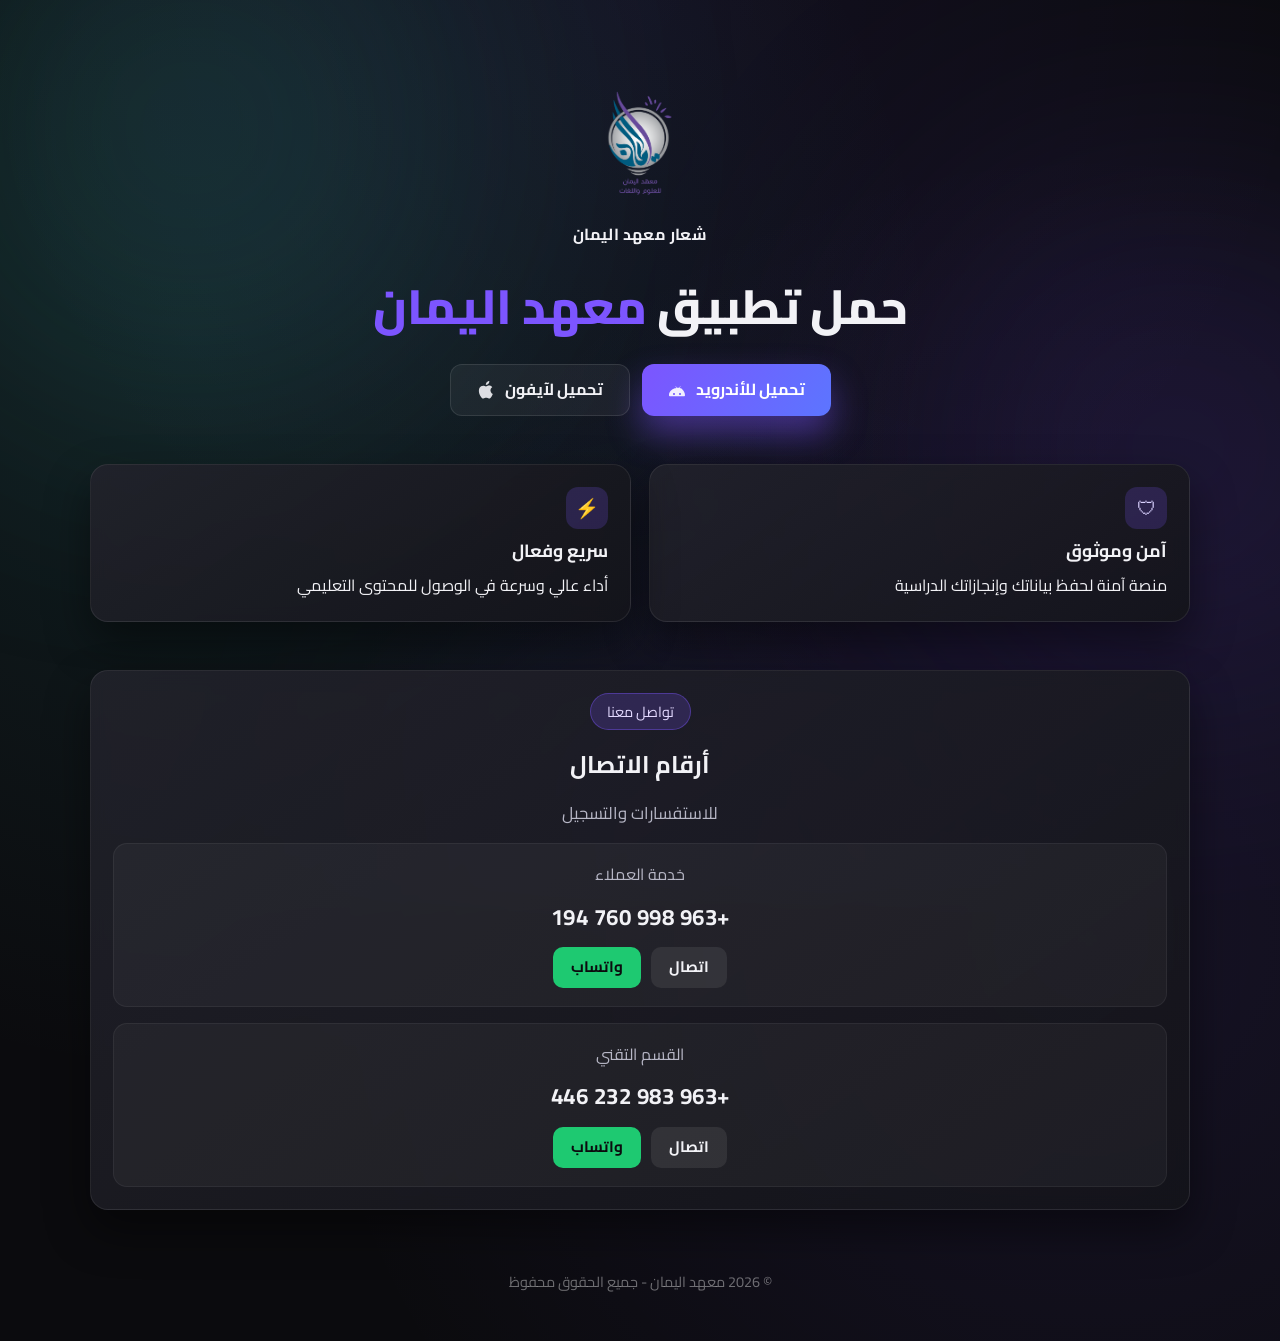
<file: index.html>
﻿<!doctype html>
<html lang="ar" dir="rtl">
  <head>
    <meta charset="utf-8" />
    <meta name="viewport" content="width=device-width, initial-scale=1" />
    <title>معهد اليمان | صفحة التطبيق</title>
    <link rel="stylesheet" href="styles.css" />
  </head>
  <body>
    <div class="backdrop" aria-hidden="true">
      <span class="glow glow--left"></span>
      <span class="glow glow--right"></span>
      <span class="glow glow--bottom"></span>
    </div>

    <main class="page">
      <header class="hero" data-reveal>
        <div class="logo-block">
          <div class="logo">
            <img src="logo.png" alt="شعار معهد اليمان" />
          </div>
          <div class="logo-text">
            <div class="logo-title">شعار معهد اليمان</div>
          </div>
        </div>

        
        <h1 class="headline">حمل تطبيق <span>معهد اليمان</span></h1>

        <div class="cta">
          <a class="btn btn-primary" href="#" data-download="android">
            تحميل للأندرويد
            <span class="btn-icon" aria-hidden="true">
              <svg viewBox="0 0 576 512" role="img" focusable="false">
                <path
                  d="M420.5 202.9c-15.6-4.7-30.8-8-45.6-10.4l26.1-45.2c2.2-3.8 .9-8.7-3-10.9-3.9-2.2-8.8-.9-11 3l-27 46.8c-27.1-3.3-53.6-3.3-80.1 0l-27-46.8c-2.2-3.9-7.1-5.2-11-3-3.9 2.2-5.2 7.1-3 10.9l26.1 45.2c-14.8 2.4-30 5.7-45.6 10.4C119.9 228 32 315.4 32 420.8c0 20.2 16.4 36.6 36.6 36.6H507.4c20.2 0 36.6-16.4 36.6-36.6 0-105.4-87.9-192.8-123.5-217.9zM192 416c-17.7 0-32-14.3-32-32s14.3-32 32-32 32 14.3 32 32-14.3 32-32 32zm192 0c-17.7 0-32-14.3-32-32s14.3-32 32-32 32 14.3 32 32-14.3 32-32 32z"
                />
              </svg>
            </span>
          </a>
          <a class="btn btn-ghost" href="#" data-download="ios">
            تحميل لآيفون
            <span class="btn-icon" aria-hidden="true">
              <svg viewBox="0 0 384 512" role="img" focusable="false">
                <path
                  d="M318.7 268.7c-1.5-59.9 49-88.7 51.2-90.1-28.1-41-71.9-46.6-87.5-47.3-37.4-3.8-73 21.9-92 21.9-19 0-48.7-21.4-79.9-20.8-41.1 .6-79 23.9-100.2 60.8-42.8 74.2-10.9 184.1 30.8 244.2 20.4 29.5 44.6 62.7 76.5 61.4 30.8-1.2 42.4-20 79.5-20 37.1 0 47.6 20 80.1 19.4 33-.6 53.8-30.1 74.1-59.7 23.4-34.2 33-67.3 33.6-69 0-1.7-64.5-24.7-66-97.8zM260.5 80.9c17.1-20.7 28.6-49.4 25.4-78.9-24.6 1-54.4 16.4-72.1 37.1-15.8 18.3-29.6 47.6-25.9 75.6 27.4 2.1 55.4-13.9 72.6-33.8z"
                />
              </svg>
            </span>
          </a>
        </div>
      </header>

      <section class="features" data-reveal>
        <article class="card feature">
          <div class="feature-icon">🛡</div>
          <h3>آمن وموثوق</h3>
          <p>منصة آمنة لحفظ بياناتك وإنجازاتك الدراسية</p>
        </article>
        <article class="card feature">
          <div class="feature-icon">⚡</div>
          <h3>سريع وفعال</h3>
          <p>أداء عالي وسرعة في الوصول للمحتوى التعليمي</p>
        </article>
      </section>

      <section class="contact card" data-reveal>
        <span class="pill">تواصل معنا</span>
        <h2>أرقام الاتصال</h2>
        <p class="subtitle">للاستفسارات والتسجيل</p>

        <div class="contact-list">
          <div class="contact-item">
            <div class="contact-label">خدمة العملاء</div>
            <div class="contact-number">+963 998 760 194</div>
            <div class="contact-actions">
              <a class="btn btn-dark btn-small" href="tel:+963998760194">اتصال</a>
              <a
                class="btn btn-whatsapp btn-small"
                href="https://wa.me/963998760194"
                target="_blank"
                rel="noopener"
              >
                واتساب
              </a>
            </div>
          </div>
          <div class="contact-item">
            <div class="contact-label">القسم التقني</div>
            <div class="contact-number">+963 983 232 446</div>
            <div class="contact-actions">
              <a class="btn btn-dark btn-small" href="tel:+963983232446">اتصال</a>
              <a
                class="btn btn-whatsapp btn-small"
                href="https://wa.me/963983232446"
                target="_blank"
                rel="noopener"
              >
                واتساب
              </a>
            </div>
          </div>
        </div>
      </section>

      <footer class="footer">© 2026 معهد اليمان - جميع الحقوق محفوظ</footer>
    </main>

    <script src="storage.js"></script>
    <script src="app.js"></script>
  </body>
</html>
</file>
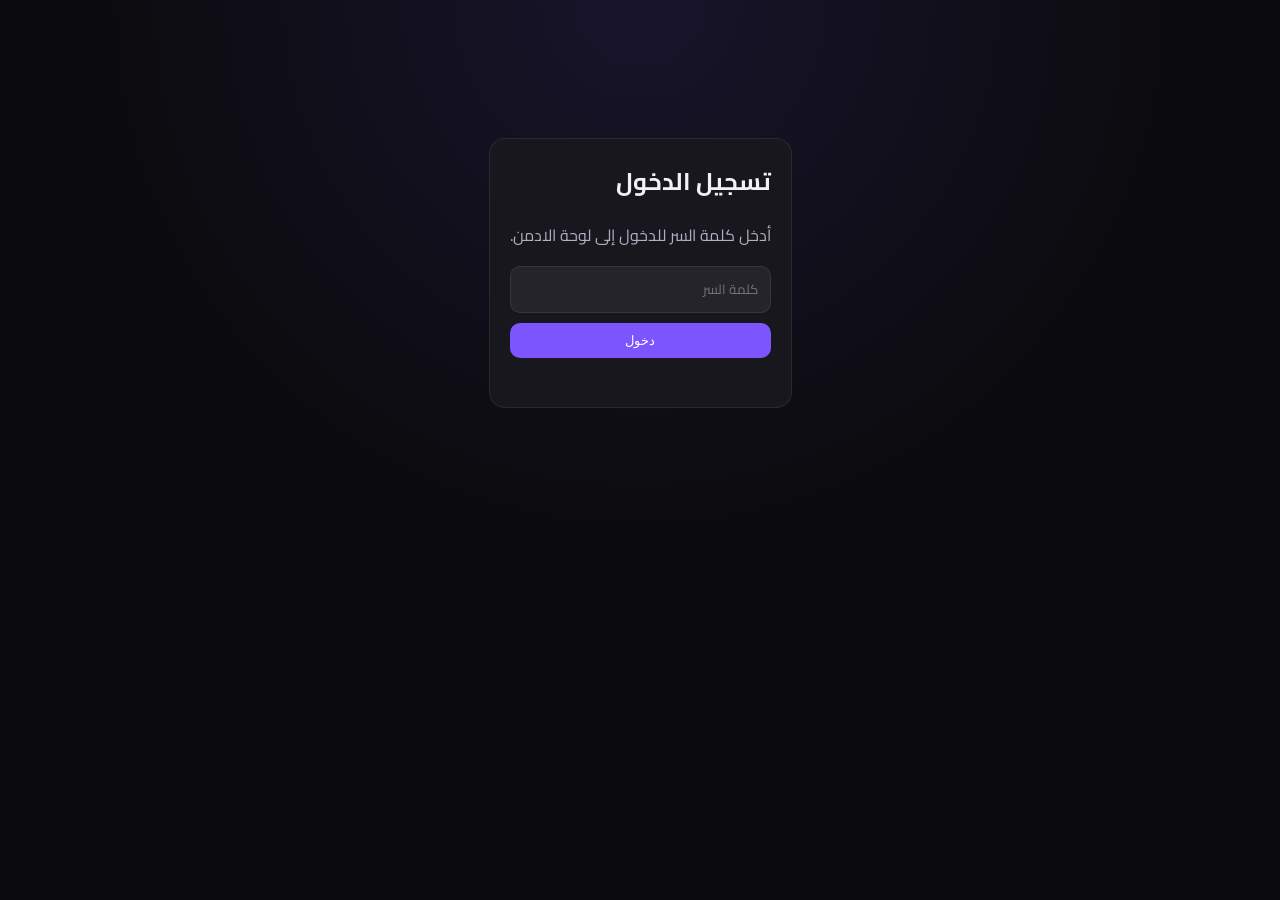
<file: admin-alyaman-2026.html>
﻿<!doctype html>
<html lang="ar" dir="rtl">
  <head>
    <meta charset="utf-8" />
    <meta name="viewport" content="width=device-width, initial-scale=1" />
    <title>لوحة الادمن | معهد اليمان</title>
    <link rel="stylesheet" href="admin.css" />
  </head>
  <body>
    <main class="admin">
      <section id="login-section" class="panel login-panel">
        <h1>تسجيل الدخول</h1>
        <p class="muted">أدخل كلمة السر للدخول إلى لوحة الادمن.</p>
        <form id="login-form" class="form">
          <input type="password" name="password" placeholder="كلمة السر" required />
          <button class="btn primary" type="submit">دخول</button>
          <p class="error" id="login-error"></p>
        </form>
      </section>

      <section id="admin-section" class="hidden">
        <header class="admin-header">
          <div>
            <h1>لوحة الادمن</h1>
            <p>تعديل روابط التحميل ومتابعة الاحصائيات (يتم الحفظ داخل نفس المتصفح فقط).</p>
          </div>
          <button class="btn" id="logout-btn" type="button">تسجيل الخروج</button>
        </header>

        <div id="toast" class="toast hidden"></div>

        <section class="panel">
          <h2>إحصائيات سريعة</h2>
          <div class="stats-grid">
            <div class="stat-card">
              <span class="label">تحميلات Android</span>
              <strong id="stat-android">0</strong>
              <div class="bar"><span id="bar-android"></span></div>
            </div>
            <div class="stat-card">
              <span class="label">تحميلات iOS</span>
              <strong id="stat-ios">0</strong>
              <div class="bar"><span id="bar-ios"></span></div>
            </div>
          </div>
          <div class="stats-grid">
            <div class="stat-card">
              <span class="label">أجهزة موبايل</span>
              <strong id="stat-mobile">0</strong>
              <div class="bar"><span id="bar-mobile"></span></div>
            </div>
            <div class="stat-card">
              <span class="label">أجهزة لابتوب/سطح مكتب</span>
              <strong id="stat-desktop">0</strong>
              <div class="bar"><span id="bar-desktop"></span></div>
            </div>
          </div>
        </section>

        <section class="panel">
          <h2>سجل التحميلات</h2>
          <div class="filters">
            <select id="filter-type">
              <option value="all">كل الأنواع</option>
              <option value="android">Android</option>
              <option value="ios">iOS</option>
            </select>
            <select id="filter-device">
              <option value="all">كل الأجهزة</option>
              <option value="mobile">موبايل</option>
              <option value="laptop/desktop">لابتوب/سطح مكتب</option>
            </select>
            <input id="filter-search" type="search" placeholder="ابحث عن جهاز أو نظام تشغيل..." />
          </div>
          <p class="muted" id="downloads-count">آخر التحميلات</p>
          <div id="downloads-list" class="downloads-list"></div>
        </section>

        <section class="panel">
          <h2>روابط التحميل الحالية</h2>
          <div class="grid">
            <div class="card">
              <h3>Android</h3>
              <p class="muted" id="android-current">...</p>
              <div class="stats">
                <div>
                  <span class="label">تحميلات الرابط الحالي</span>
                  <strong id="android-current-count">0</strong>
                </div>
                <div>
                  <span class="label">إجمالي التحميلات</span>
                  <strong id="android-total">0</strong>
                </div>
              </div>
              <form class="form link-form" data-type="android">
                <input type="url" name="url" placeholder="رابط جديد للأندرويد" required />
                <button class="btn primary" type="submit">حفظ الرابط</button>
              </form>
              <div class="history" id="android-history"></div>
            </div>
            <div class="card">
              <h3>iOS</h3>
              <p class="muted" id="ios-current">...</p>
              <div class="stats">
                <div>
                  <span class="label">تحميلات الرابط الحالي</span>
                  <strong id="ios-current-count">0</strong>
                </div>
                <div>
                  <span class="label">إجمالي التحميلات</span>
                  <strong id="ios-total">0</strong>
                </div>
              </div>
              <form class="form link-form" data-type="ios">
                <input type="url" name="url" placeholder="رابط جديد للآيفون" required />
                <button class="btn primary" type="submit">حفظ الرابط</button>
              </form>
              <div class="history" id="ios-history"></div>
            </div>
          </div>
        </section>

        <section class="panel">
          <h2>تصدير البيانات</h2>
          <p class="muted">سيتم تنزيل ملف CSV يمكنك فتحه مباشرة في Excel.</p>
          <button class="btn" id="export-csv" type="button">تنزيل ملف Excel (CSV)</button>
        </section>

        <section class="panel">
          <h2>نسخ احتياطي</h2>
          <p class="muted">احفظ نسخة من البيانات أو استورد نسخة سابقة على نفس الجهاز.</p>
          <div class="backup-actions">
            <button class="btn" id="export-json" type="button">تنزيل نسخة JSON</button>
            <label class="file-input">
              استيراد نسخة JSON
              <input id="import-json" type="file" accept="application/json" />
            </label>
          </div>
        </section>

        <section class="panel">
          <h2>تغيير كلمة السر</h2>
          <form id="password-form" class="form">
            <input type="password" name="password" placeholder="كلمة السر الجديدة" required />
            <button class="btn primary" type="submit">حفظ كلمة السر</button>
            <p class="muted">ملاحظة: كلمة السر مخزنة داخل المتصفح فقط.</p>
          </form>
        </section>
      </section>
    </main>

    <script src="storage.js"></script>
    <script src="admin.js"></script>
  </body>
</html>
</file>
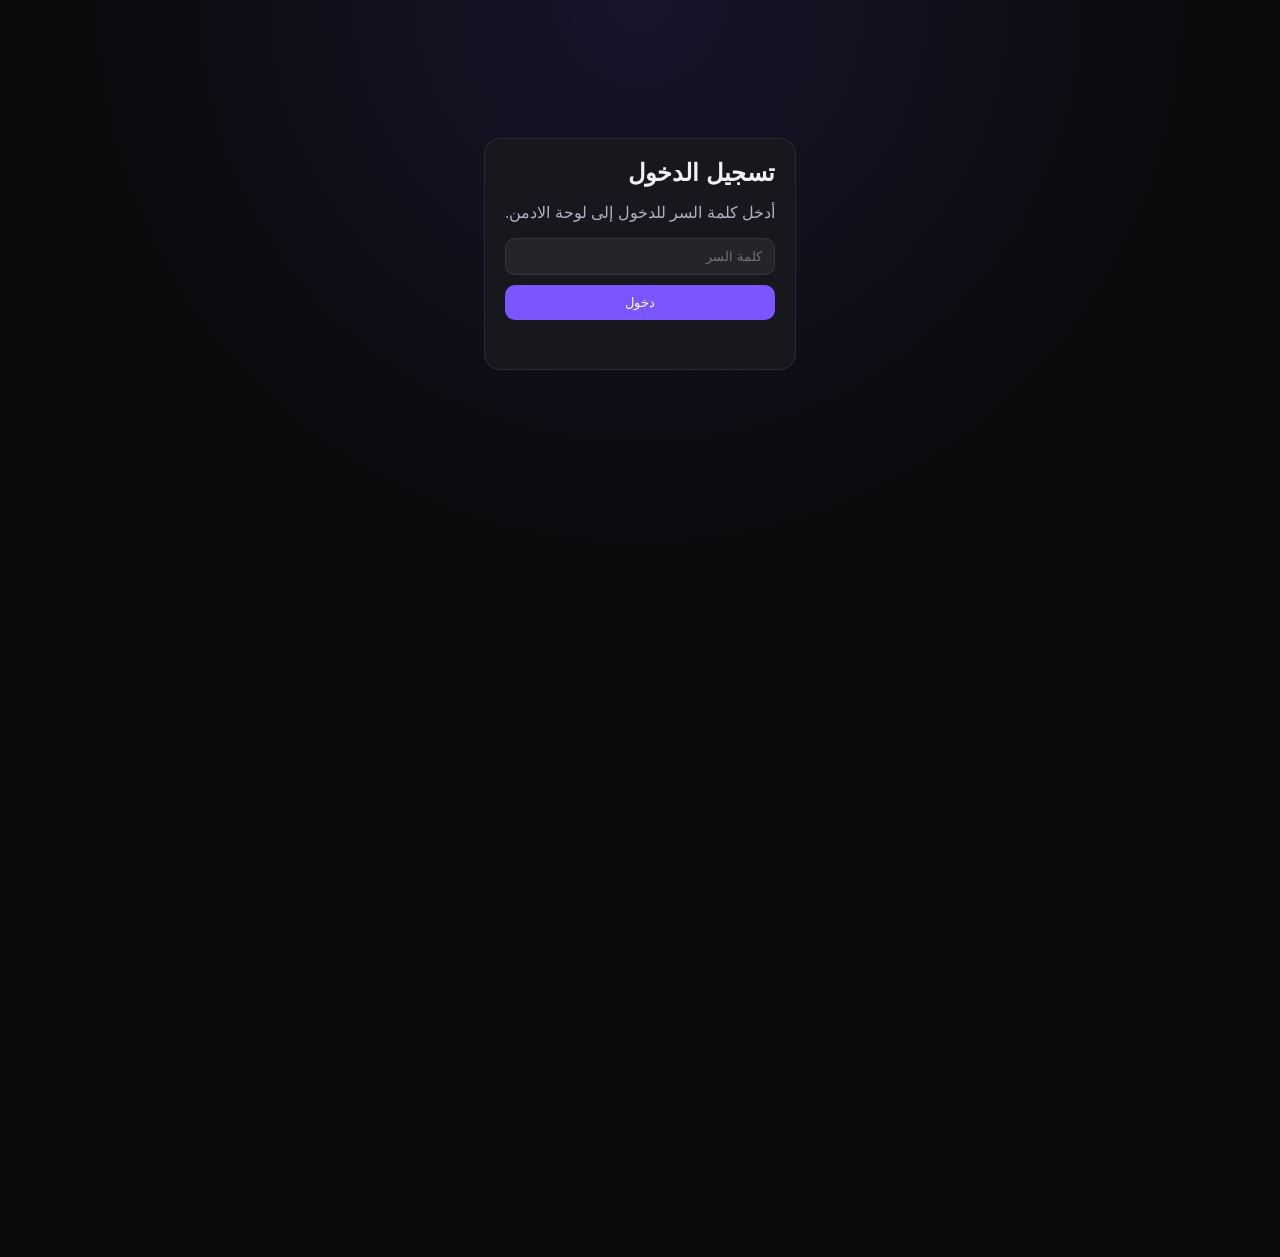
<file: admin-login.html>
﻿<!doctype html>
<html lang="ar" dir="rtl">
  <head>
    <meta charset="utf-8" />
    <meta name="viewport" content="width=device-width, initial-scale=1" />
    <meta http-equiv="refresh" content="0; url=admin-alyaman-2026.html" />
    <title>تسجيل الدخول</title>
  </head>
  <body>
    <p>يتم تحويلك إلى لوحة الادمن...</p>
  </body>
</html>
</file>
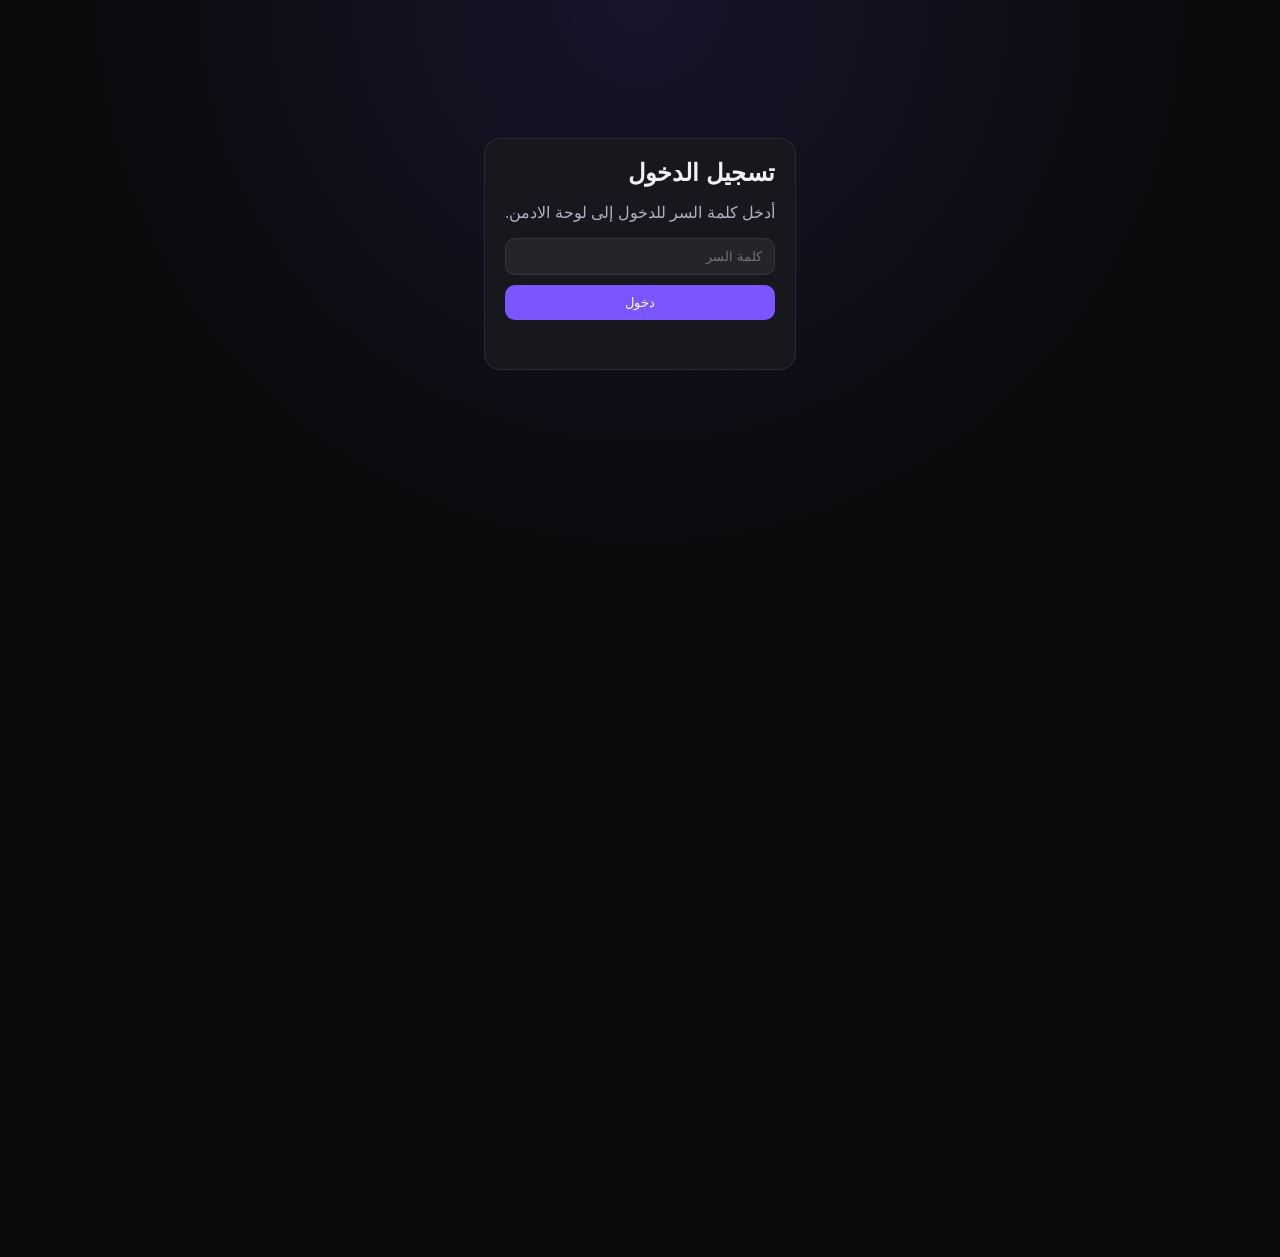
<file: admin.html>
﻿<!doctype html>
<html lang="ar" dir="rtl">
  <head>
    <meta charset="utf-8" />
    <meta name="viewport" content="width=device-width, initial-scale=1" />
    <meta http-equiv="refresh" content="0; url=admin-alyaman-2026.html" />
    <title>لوحة الادمن</title>
  </head>
  <body>
    <p>يتم تحويلك إلى لوحة الادمن...</p>
    <p>إذا لم يتم التحويل تلقائياً افتح الملف: admin-alyaman-2026.html</p>
  </body>
</html>
</file>
<file: styles.css>
@import url("https://fonts.googleapis.com/css2?family=Cairo:wght@400;600;700;800&display=swap");

:root {
  color-scheme: dark;
  --bg: #0b0b0e;
  --bg-soft: #111116;
  --card: #1a1a20;
  --card-border: rgba(255, 255, 255, 0.08);
  --text: #f2f2f6;
  --muted: #b7b7c6;
  --primary: #7c55ff;
  --primary-2: #5c75ff;
  --accent: #3db5b3;
  --shadow: 0 20px 45px rgba(0, 0, 0, 0.45);
}

* {
  box-sizing: border-box;
  margin: 0;
  padding: 0;
}

body {
  font-family: "Cairo", sans-serif;
  background: radial-gradient(circle at top, rgba(124, 85, 255, 0.08), transparent 45%),
    radial-gradient(circle at 15% 25%, rgba(61, 181, 179, 0.12), transparent 50%),
    radial-gradient(circle at 85% 70%, rgba(124, 85, 255, 0.1), transparent 55%),
    var(--bg);
  color: var(--text);
  min-height: 100vh;
  line-height: 1.6;
}

.backdrop {
  position: fixed;
  inset: 0;
  pointer-events: none;
  overflow: hidden;
  z-index: -1;
}

.glow {
  position: absolute;
  width: 40vw;
  height: 40vw;
  border-radius: 50%;
  filter: blur(140px);
  opacity: 0.5;
}

.glow--left {
  background: rgba(61, 181, 179, 0.35);
  top: -10vw;
  left: -5vw;
}

.glow--right {
  background: rgba(124, 85, 255, 0.35);
  top: 15vw;
  right: -12vw;
}

.glow--bottom {
  background: rgba(124, 85, 255, 0.2);
  bottom: -18vw;
  left: 35vw;
}

.page {
  width: min(1100px, 92vw);
  margin: 0 auto;
  padding: 72px 0 48px;
  display: flex;
  flex-direction: column;
  gap: 48px;
}

.hero {
  text-align: center;
  display: flex;
  flex-direction: column;
  align-items: center;
  gap: 20px;
}

.logo-block {
  display: flex;
  flex-direction: column;
  align-items: center;
  gap: 10px;
}

.logo {
  width: 140px;
  height: 140px;
  /* border-radius: 50%; */
  display: grid;
  place-items: center;
  /* background: radial-gradient(circle at 30% 30%, rgba(255, 255, 255, 0.18), transparent 60%); */
  /* box-shadow: 0 10px 30px rgba(0, 0, 0, 0.45);  */
}

.logo img {
  width: 120px;
  height: 120px;
  object-fit: contain;
}

.logo-text {
  text-align: center;
}

.logo-title {
  font-weight: 700;
  letter-spacing: 0.4px;
}

.logo-subtitle {
  color: var(--muted);
  font-size: 0.95rem;
}

.headline {
  font-size: clamp(2rem, 4vw, 3rem);
  font-weight: 800;
}

.headline span {
  color: var(--primary);
}

.subtitle {
  color: var(--muted);
  font-size: 1.05rem;
}

.cta {
  display: flex;
  flex-wrap: wrap;
  gap: 12px;
  justify-content: center;
}

.btn {
  border: none;
  border-radius: 12px;
  padding: 12px 26px;
  font-size: 1rem;
  font-weight: 700;
  font-family: inherit;
  cursor: pointer;
  transition: transform 0.2s ease, box-shadow 0.2s ease, filter 0.2s ease;
  display: inline-flex;
  align-items: center;
  gap: 10px;
}

a.btn {
  text-decoration: none;
}

.btn-icon {
  font-size: 1.1rem;
  opacity: 0.9;
}

.btn-icon svg {
  width: 18px;
  height: 18px;
  fill: currentColor;
  display: block;
}

.btn-primary {
  background: linear-gradient(120deg, var(--primary), var(--primary-2));
  color: #fff;
  box-shadow: 0 18px 35px rgba(124, 85, 255, 0.45);
}

.btn-ghost {
  background: rgba(255, 255, 255, 0.05);
  color: var(--text);
  border: 1px solid rgba(255, 255, 255, 0.1);
}

.btn-dark {
  background: rgba(255, 255, 255, 0.08);
  color: var(--text);
}

.btn-whatsapp {
  background: #1ec971;
  color: #0b0b0e;
}

.btn-small {
  padding: 8px 18px;
  font-size: 0.95rem;
  border-radius: 10px;
}

.btn:hover {
  transform: translateY(-2px);
  filter: brightness(1.05);
}

.btn.pulse {
  animation: pulse 0.32s ease;
}

.card {
  background: linear-gradient(145deg, rgba(35, 35, 44, 0.85), rgba(20, 20, 26, 0.9));
  border: 1px solid var(--card-border);
  border-radius: 18px;
  padding: 22px;
  box-shadow: var(--shadow);
  backdrop-filter: blur(8px);
}

.features {
  display: grid;
  grid-template-columns: repeat(auto-fit, minmax(220px, 1fr));
  gap: 18px;
}

.feature {
  min-height: 130px;
  display: flex;
  flex-direction: column;
  gap: 8px;
}

.feature-icon {
  width: 42px;
  height: 42px;
  border-radius: 12px;
  background: rgba(124, 85, 255, 0.2);
  display: grid;
  place-items: center;
  color: #d9d1ff;
  font-size: 1.2rem;
}

.feature h3 {
  font-size: 1.1rem;
}

.contact {
  text-align: center;
  display: flex;
  flex-direction: column;
  gap: 16px;
}

.pill {
  align-self: center;
  padding: 6px 16px;
  border-radius: 999px;
  background: rgba(124, 85, 255, 0.2);
  border: 1px solid rgba(124, 85, 255, 0.4);
  color: #e3d9ff;
  font-size: 0.9rem;
}

.contact-list {
  display: grid;
  gap: 16px;
}

.contact-item {
  background: rgba(255, 255, 255, 0.04);
  border: 1px solid rgba(255, 255, 255, 0.06);
  border-radius: 14px;
  padding: 18px;
  display: flex;
  flex-direction: column;
  gap: 12px;
}

.contact-label {
  color: var(--muted);
}

.contact-number {
  font-size: 1.4rem;
  font-weight: 700;
  letter-spacing: 0.5px;
}

.contact-actions {
  display: flex;
  gap: 10px;
  justify-content: center;
  flex-wrap: wrap;
}

.footer {
  text-align: center;
  color: rgba(255, 255, 255, 0.4);
  font-size: 0.9rem;
  padding-top: 12px;
}

[data-reveal] {
  opacity: 0;
  transform: translateY(20px);
  transition: opacity 0.6s ease, transform 0.6s ease;
}

[data-reveal].is-visible {
  opacity: 1;
  transform: translateY(0);
}

@keyframes pulse {
  0% {
    transform: scale(1);
  }
  50% {
    transform: scale(0.98);
  }
  100% {
    transform: scale(1);
  }
}

@media (max-width: 720px) {
  .page {
    padding-top: 48px;
    gap: 32px;
  }

  .logo {
    width: 110px;
    height: 110px;
  }

  .logo svg {
    width: 95px;
    height: 95px;
  }

  .headline {
    font-size: 2rem;
  }

  .contact-number {
    font-size: 1.2rem;
  }
}
</file>
<file: admin.css>
﻿@import url("https://fonts.googleapis.com/css2?family=Cairo:wght@400;600;700&display=swap");

:root {
  color-scheme: dark;
  --bg: #0b0b0e;
  --panel: #17171d;
  --card: #1f1f26;
  --border: rgba(255, 255, 255, 0.08);
  --text: #f2f2f6;
  --muted: #b0b0c4;
  --primary: #7c55ff;
}

* {
  box-sizing: border-box;
  margin: 0;
  padding: 0;
}

body {
  font-family: "Cairo", sans-serif;
  background: radial-gradient(circle at top, rgba(124, 85, 255, 0.12), transparent 50%),
    var(--bg);
  color: var(--text);
  min-height: 100vh;
}

.hidden {
  display: none;
}

.admin {
  width: min(1100px, 92vw);
  margin: 0 auto;
  padding: 48px 0;
  display: flex;
  flex-direction: column;
  gap: 24px;
}

.admin.login {
  align-items: center;
  justify-content: center;
  min-height: 100vh;
}

.admin-header {
  display: flex;
  justify-content: space-between;
  align-items: center;
  gap: 16px;
  flex-wrap: wrap;
}

.panel {
  background: var(--panel);
  border: 1px solid var(--border);
  border-radius: 16px;
  padding: 20px;
  display: flex;
  flex-direction: column;
  gap: 16px;
}

.login-panel {
  max-width: 420px;
  margin: 10vh auto 0;
}

.grid {
  display: grid;
  grid-template-columns: repeat(auto-fit, minmax(250px, 1fr));
  gap: 16px;
}

.card {
  background: var(--card);
  border: 1px solid var(--border);
  border-radius: 14px;
  padding: 18px;
  display: flex;
  flex-direction: column;
  gap: 12px;
}

.form {
  display: flex;
  flex-direction: column;
  gap: 10px;
}

input {
  background: rgba(255, 255, 255, 0.06);
  border: 1px solid var(--border);
  color: var(--text);
  padding: 10px 12px;
  border-radius: 10px;
  font-family: inherit;
}

select,
input[type='search'] {
  background: rgba(255, 255, 255, 0.06);
  border: 1px solid var(--border);
  color: var(--text);
  padding: 10px 12px;
  border-radius: 10px;
  font-family: inherit;
}

.btn {
  background: rgba(255, 255, 255, 0.08);
  color: var(--text);
  border: none;
  padding: 10px 18px;
  border-radius: 10px;
  cursor: pointer;
  text-decoration: none;
  display: inline-flex;
  justify-content: center;
  align-items: center;
}

.btn.primary {
  background: var(--primary);
  color: #fff;
}

.muted {
  color: var(--muted);
}

.toast {
  position: sticky;
  top: 12px;
  z-index: 10;
  padding: 12px 16px;
  border-radius: 12px;
  border: 1px solid var(--border);
  background: rgba(124, 85, 255, 0.12);
  color: #e9e2ff;
}

.toast.error {
  background: rgba(255, 122, 122, 0.12);
  color: #ffd7d7;
}

.error {
  color: #ff7a7a;
  font-size: 0.9rem;
  min-height: 1.2rem;
}

.stats-grid {
  display: grid;
  grid-template-columns: repeat(auto-fit, minmax(200px, 1fr));
  gap: 16px;
}

.stat-card {
  background: rgba(255, 255, 255, 0.04);
  border: 1px solid var(--border);
  border-radius: 12px;
  padding: 14px;
  display: flex;
  flex-direction: column;
  gap: 8px;
}

.bar {
  height: 8px;
  background: rgba(255, 255, 255, 0.08);
  border-radius: 999px;
  overflow: hidden;
}

.bar span {
  display: block;
  height: 100%;
  width: 0%;
  background: linear-gradient(90deg, rgba(124, 85, 255, 0.9), rgba(92, 117, 255, 0.9));
  border-radius: inherit;
  transition: width 0.3s ease;
}

.stats {
  display: grid;
  grid-template-columns: repeat(auto-fit, minmax(140px, 1fr));
  gap: 10px;
}

.label {
  display: block;
  color: var(--muted);
  font-size: 0.85rem;
  margin-bottom: 4px;
}

.history {
  display: flex;
  flex-direction: column;
  gap: 8px;
  margin-top: 8px;
}

.history-item {
  background: rgba(255, 255, 255, 0.04);
  border: 1px solid var(--border);
  border-radius: 10px;
  padding: 8px 10px;
  display: flex;
  flex-wrap: wrap;
  gap: 8px;
  align-items: center;
  justify-content: space-between;
}

.history-url {
  font-size: 0.9rem;
  word-break: break-all;
}

.history-count {
  color: var(--muted);
  font-size: 0.85rem;
}

.badge {
  background: rgba(124, 85, 255, 0.2);
  border: 1px solid rgba(124, 85, 255, 0.4);
  color: #e4dcff;
  padding: 2px 8px;
  border-radius: 999px;
  font-size: 0.75rem;
}

.filters {
  display: grid;
  grid-template-columns: repeat(auto-fit, minmax(200px, 1fr));
  gap: 12px;
}

.downloads-list {
  display: flex;
  flex-direction: column;
  gap: 10px;
}

.download-item {
  background: rgba(255, 255, 255, 0.04);
  border: 1px solid var(--border);
  border-radius: 12px;
  padding: 12px;
  display: grid;
  grid-template-columns: 1fr 1fr;
  gap: 8px;
}

.download-item strong {
  font-size: 0.95rem;
}

.download-meta {
  color: var(--muted);
  font-size: 0.85rem;
}

.backup-actions {
  display: flex;
  flex-wrap: wrap;
  gap: 12px;
}

.file-input {
  display: inline-flex;
  align-items: center;
  gap: 8px;
  padding: 10px 16px;
  border-radius: 10px;
  background: rgba(255, 255, 255, 0.08);
  border: 1px solid var(--border);
  cursor: pointer;
}

.file-input input {
  display: none;
}

@media (max-width: 600px) {
  .admin-header {
    flex-direction: column;
    align-items: flex-start;
  }

  .download-item {
    grid-template-columns: 1fr;
  }
}
</file>
